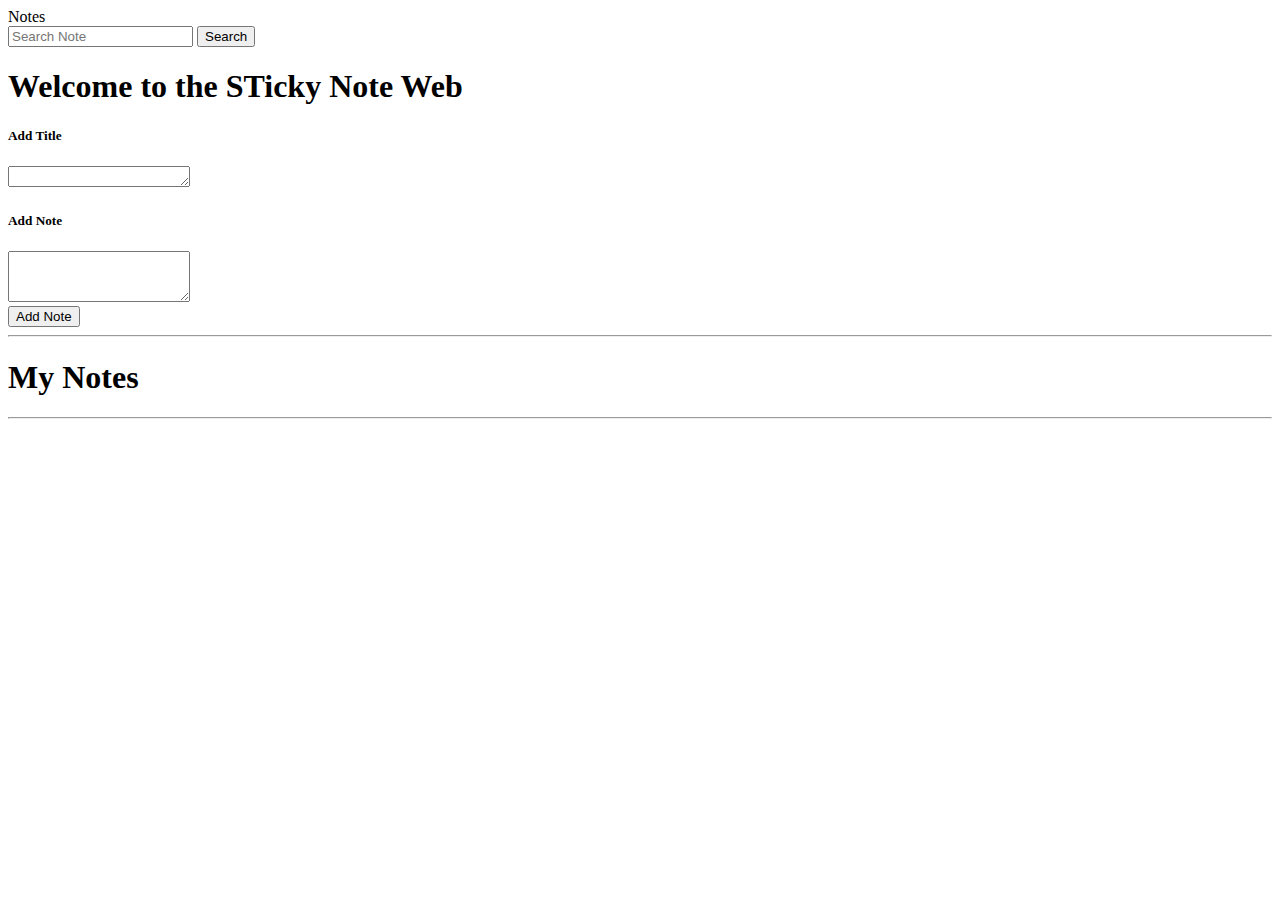
<file: Building a Notes/index.html>
<!DOCTYPE html>
<html lang="en">

<head>
    <meta charset="UTF-8">
    <meta http-equiv="X-UA-Compatible" content="IE=edge">
    <meta name="viewport" content="width=device-width, initial-scale=1.0">
    <title>Document</title>
    <link rel="stylesheet" href="./Assets/CSS/style.css">

    <link href="https://cdnjs.cloudflare.com/ajax/libs/font-awesome/5.13.0/css/all.min.css" rel="stylesheet">

    <link href="https://cdn.jsdelivr.net/npm/bootstrap@5.0.2/dist/css/bootstrap.min.css" rel="stylesheet"
        integrity="sha384-EVSTQN3/azprG1Anm3QDgpJLIm9Nao0Yz1ztcQTwFspd3yD65VohhpuuCOmLASjC" crossorigin="anonymous">
</head>

<body>


    <nav class="navbar navbar-dark bg-dark">
        <div class="container-fluid">
            <a class="navbar-brand">Notes</a>
            <form class="d-flex">
                <input class="form-control me-2" type="search" id="search" placeholder="Search Note" aria-label="Search">
                <button class="btn btn-outline-light" type="submit">Search</button>
            </form>
        </div>
    </nav>

    <div class="container my-3">
        <h1 class="text-center my-6">Welcome to the STicky Note Web</h1>
        <div class="card my-3" style="width: 100%;">
            <div class="card-body">
                <h5 class="card-title">Add Title</h5>
                <div class="mb-3">
                    <textarea class="form-control" id="addTitle" rows="1"></textarea>
                </div>

                <h5 class="card-title my-2">Add Note</h5>
                <div class="mb-3">
                    <textarea class="form-control" id="addText" rows="3"></textarea>
                </div>
                <button class="btn btn-primary " id="addBtn" onclick="addBtn()">Add Note</button>
            </div>
        </div>

        <hr>
        <h1>My Notes</h1>
        <hr>

        <div id="notes" class="row container-fluid">


        </div>
    </div>


    <script src="./Assets/JS/script.js"></script>

    <script src="https://cdn.jsdelivr.net/npm/bootstrap@5.0.2/dist/js/bootstrap.bundle.min.js"
        integrity="sha384-MrcW6ZMFYlzcLA8Nl+NtUVF0sA7MsXsP1UyJoMp4YLEuNSfAP+JcXn/tWtIaxVXM"
        crossorigin="anonymous"></script>

</body>

</html>
</file>
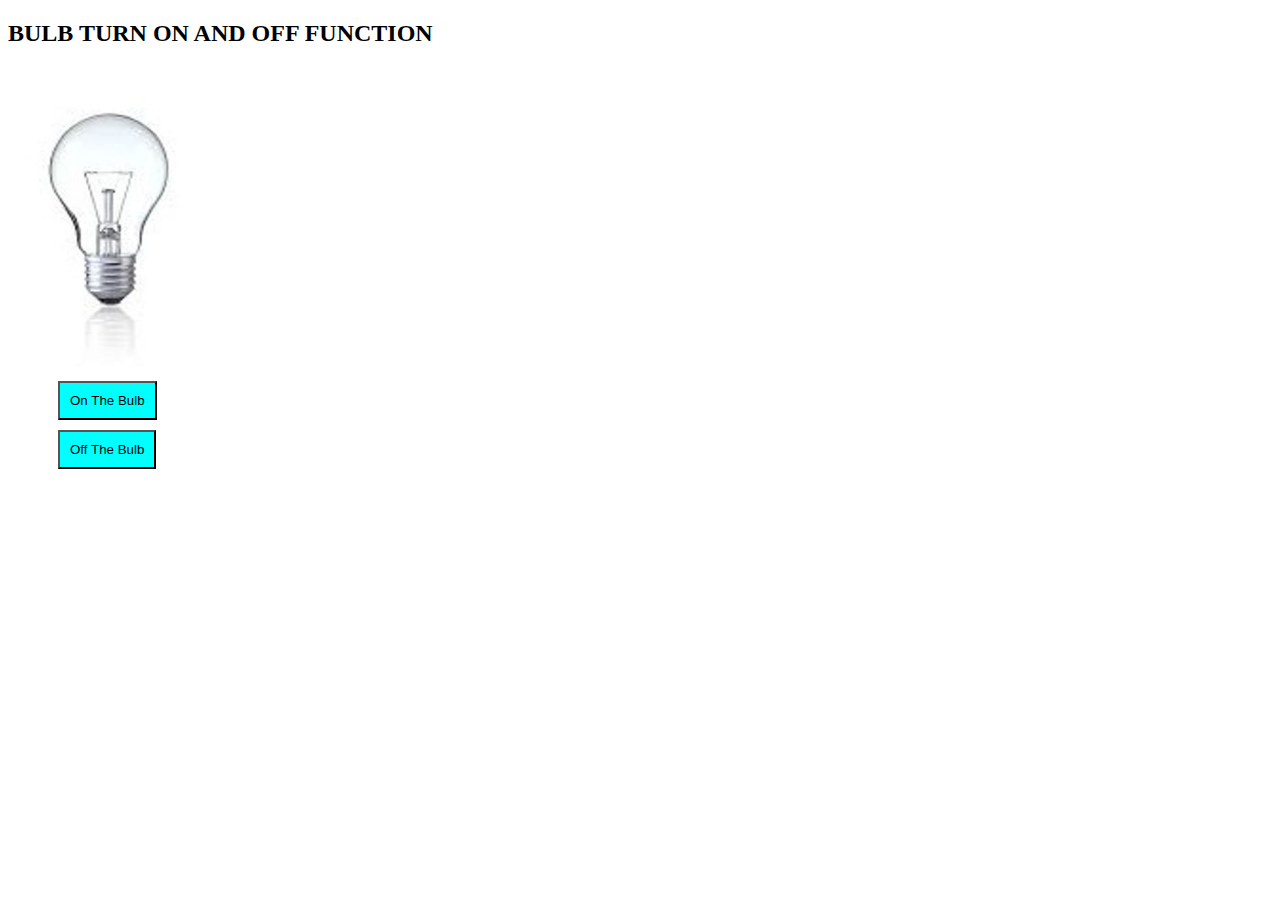
<file: BULB ON AND OFF/index.html>
<!DOCTYPE html>
<html lang="en">

<head>
    <meta charset="UTF-8">
    <meta http-equiv="X-UA-Compatible" content="IE=edge">
    <meta name="viewport" content="width=device-width, initial-scale=1.0">
    <link rel="stylesheet" type="text/css" href="./Assets/CSS/style.css">
    <title>JavaScript-1</title>
</head>

<body>
    <div class="head">
        <h2>BULB TURN ON AND OFF FUNCTION</h2>
        <img id="bulb" src="./Assets/Images/Turn-off.jpg" alt="BUlb-Image">
        <button onclick="document.getElementById('bulb').src='./Assets/Images/Turn-on.jpg'">On The Bulb</button>
        <button onclick="document.getElementById('bulb').src='./Assets/Images/Turn-off.jpg'">Off The Bulb</button>
    </div>

</body>

</html>
</file>
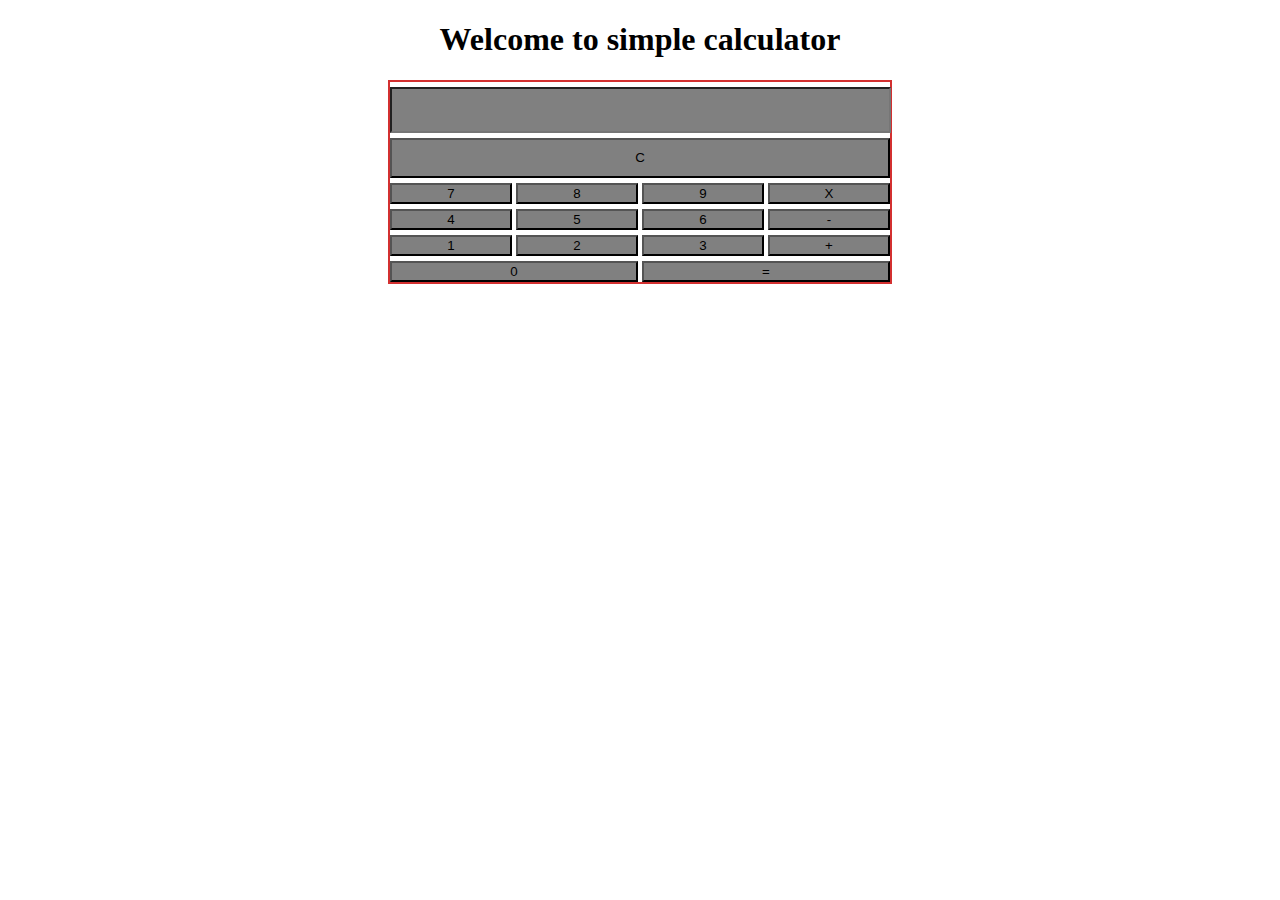
<file: Calculator/index.html>
<!DOCTYPE html>
<html lang="en">
<head>
    <meta charset="UTF-8">
    <meta name="viewport" content="width=device-width, initial-scale=1.0">
    <link rel="stylesheet" href="style.css">
    <title>CALCULATOR</title>
</head>
<body>
    <h1 style="text-align: center;">Welcome to simple calculator</h1>

    <!-- Calculator -->
    
    <div class="main">
        <div>
            <input id="result" class="result" type="text" >
        </div>
        <div>
            <button class="clearBT" onclick="clearResult()">C</button>
        </div>
        <div>
            <button class="BT" onclick="getNumber('7')">7</button>
            <button class="BT" onclick="getNumber('8')">8</button>
            <button class="BT" onclick="getNumber('9')">9</button>
            <button class="BT" onclick="getNumber('*')">X</button>
        </div>
        <div>
            <button class="BT" onclick="getNumber('4')">4</button>
            <button class="BT" onclick="getNumber('5')" >5</button>
            <button class="BT" onclick="getNumber('6')">6</button>
            <button class="BT" onclick="getNumber('-')">-</button>
        </div>
        <div>
            <button class="BT" onclick="getNumber('1')">1</button>
            <button class="BT" onclick="getNumber('2')">2</button>
            <button class="BT" onclick="getNumber('3')">3</button>
            <button class="BT" onclick="getNumber('+')">+</button>
        </div>

        <div>
            <button class="BTN" onclick="getNumber('0')">0</button>
            <button class="BTN" onclick="getResult()">=</button>
        </div>

    </div>

</body>
<script src="app.js"></script>
</html>
</file>
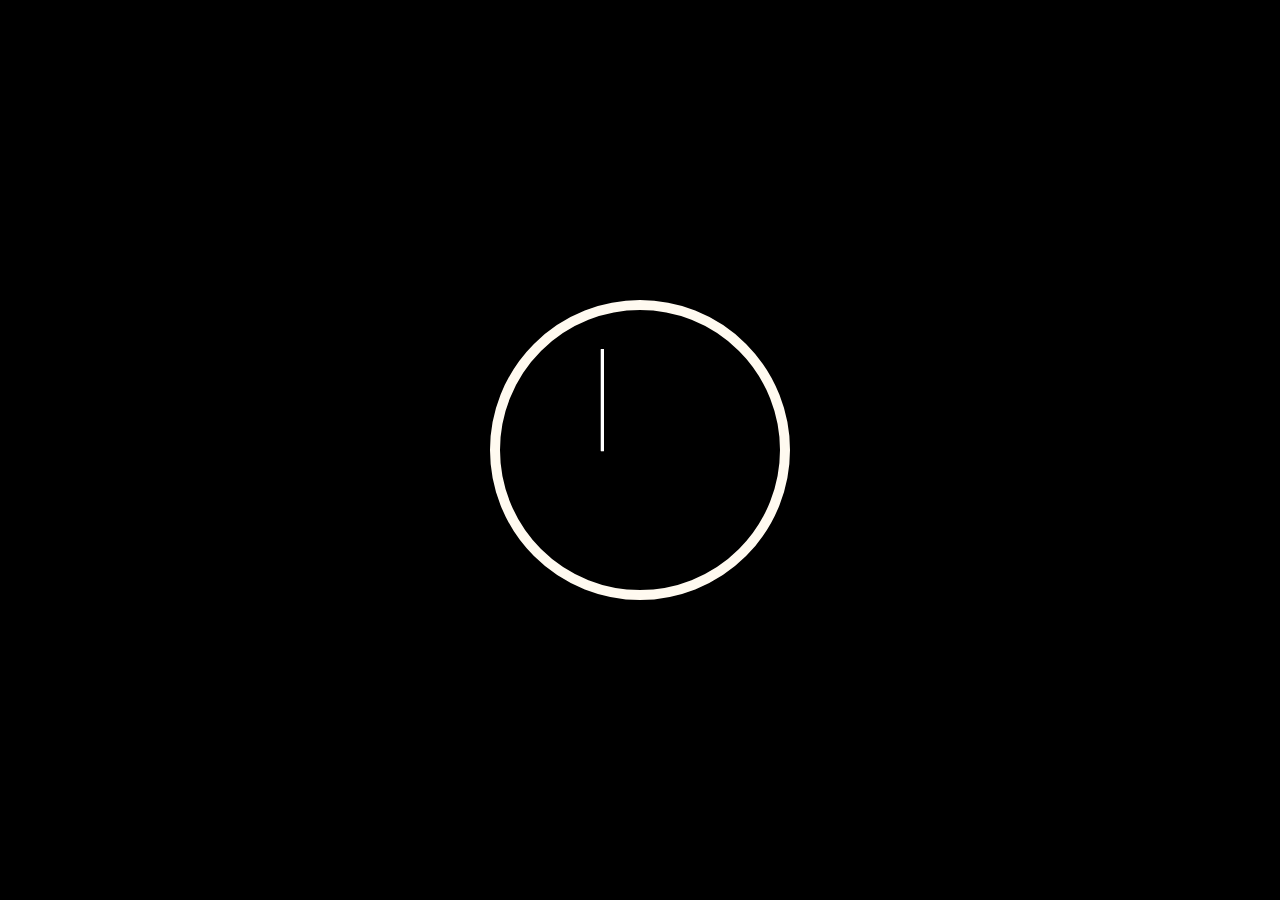
<file: Clock/Index.html>
<!DOCTYPE html>
<html lang="en">
<head>
    <meta charset="UTF-8">
    <meta http-equiv="X-UA-Compatible" content="IE=edge">
    <meta name="viewport" content="width=device-width, initial-scale=1.0">
    <title>Clock</title>
    <link rel="stylesheet" href="./Assets/CSS/style.css">
</head>
<body>
    
    
    <div class="clock">
        <div class="clock-face">
            <div class="hand hourhand" id="hourhand"></div>
            <div class="hand minhand" id="minhand"></div>
            <div class="hand sechand" id="sechand"></div>
        </div>
    </div>


    <script src="./Assets/JS/script.js"></script>
</body>
</html>
</file>
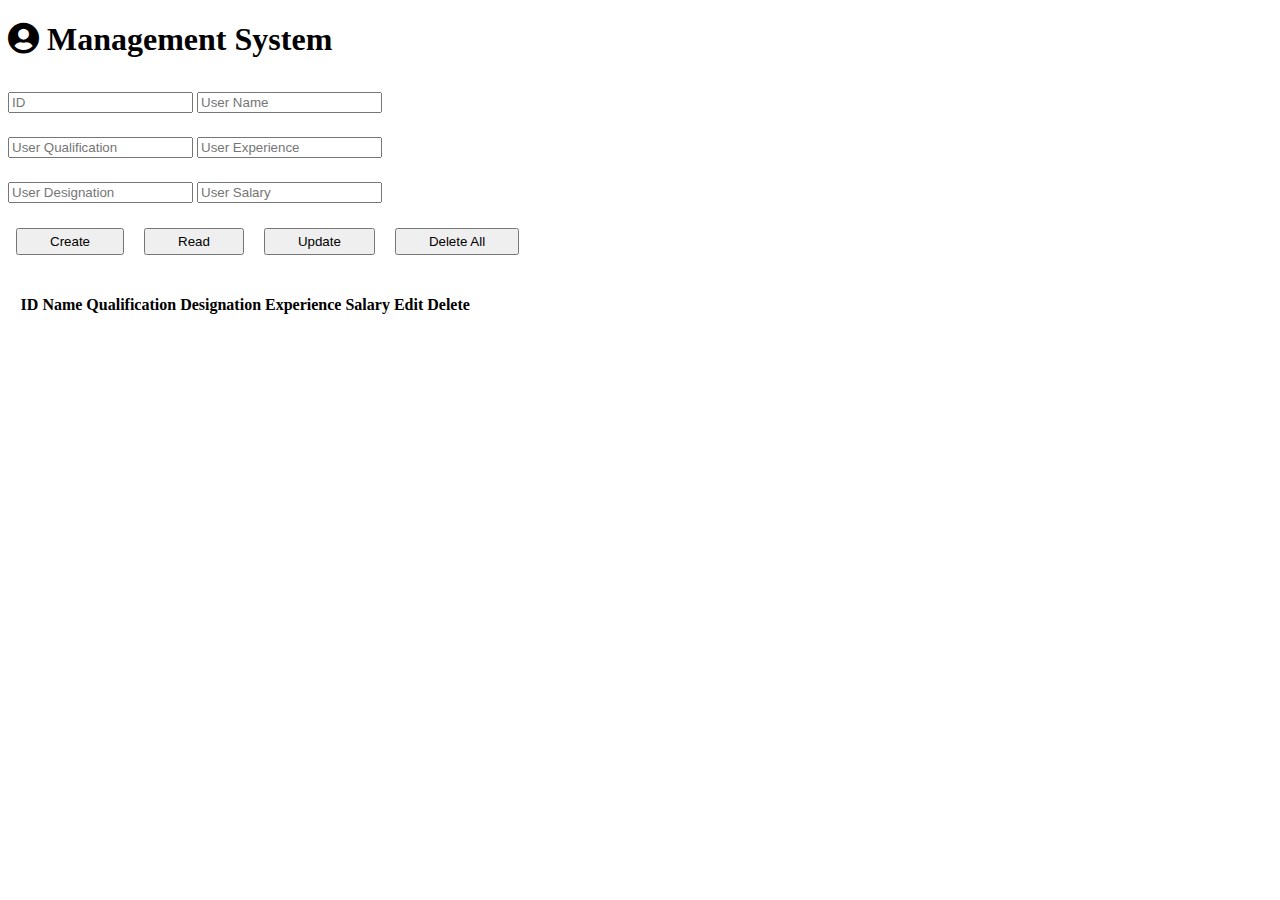
<file: CRUD Application/index.html>
<!DOCTYPE html>
<html lang="en">

<head>
  <meta charset="UTF-8">
  <meta http-equiv="X-UA-Compatible" content="IE=edge">
  <meta name="viewport" content="width=device-width, initial-scale=1.0">
  <title>CRUD Application</title>
  <link rel="stylesheet" href="./Assets/CSS/style.css">

  <link href="https://cdnjs.cloudflare.com/ajax/libs/font-awesome/5.13.0/css/all.min.css" rel="stylesheet">

  <link href="https://cdn.jsdelivr.net/npm/bootstrap@5.0.2/dist/css/bootstrap.min.css" rel="stylesheet"
    integrity="sha384-EVSTQN3/azprG1Anm3QDgpJLIm9Nao0Yz1ztcQTwFspd3yD65VohhpuuCOmLASjC" crossorigin="anonymous">
</head>

<body>

  <div class="container-fluid text-center ">
    <h1 class="bg-light text-info py-4"><i class="fas fa-user-circle"></i> Management System</h1>
  </div>

  <div class="d-flex justify-content-center">
    <form class=" w-50" id="user">
      <input type="text" class="form-control" id="user-id" placeholder="ID" readonly>
      <input type="text" class="form-control" id="user-name" placeholder="User Name">

      <div class="row">
                <div class="col">
                    <input type="text" class="form-control m-0" id="user-qualification" autocomplete="off"
                        placeholder="User Qualification">
                    <input type="text" class="form-control" id="user-Experience" autocomplete="off" placeholder="User Experience">

                </div>
                <div class="col">
                    <input type="text" class="form-control m-0" id="user-designation" autocomplete="off"
                        placeholder="User Designation">
                    <input type="text" class="form-control" id="user-salary" autocomplete="off"
                        placeholder="User Salary">

                </div>
            </div>
    </form>


  </div>


  <div class="d-flex justify-content-center">
    <button class="btn btn-success" id="btn-create" onclick="btnCreate()">Create</button>
    <button class="btn btn-primary" id="btn-read" onclick="btnRead()">Read</button>
    <button class="btn btn-warning" id="btn-update" onclick="btnUpdate()">Update</button>
    <button class="btn btn-danger" id="btn-delete-all" onclick="btnDeleteAll()">Delete All</button>

  </div>


  <div class="container d-flex">
    <table class="table">
      <thead class="thead">
        <tr>
          <th scope="col">ID</th>
          <th scope="col">Name</th>
          <th scope="col">Qualification</th>
          <th scope="col">Designation</th>
          <th scope="col">Experience</th>
          <th scope="col">Salary</th>
          <th scope="col">Edit</th>
          <th scope="col">Delete</th>


        </tr>
      </thead>
      <tbody class="tbody">
        <!-- <tr>
                <th scope="row">1</th>
                <td>Mark</td>
                <td>Otto</td>
                <td>@mdo</td>
                <td></td>
                <td></td>
                <td><i class="fas fa-user-edit btn-edit"></i></td>
                <td><i class="fas fa-user-minus btn-delete"></i></td>
              </tr>
              <tr>
                <th scope="row">2</th>
                <td>Jacob</td>
                <td>Thornton</td>
                <td>@fat</td>
                <td></td>
                <td></td>
                <td><i class="fas fa-user-edit"></i></td>
                <td><i class="fas fa-user-minus"></i></td>
              </tr>
              <tr>
                <th scope="row">3</th>
                <td colspan="2">Larry the Bird</td>
                <td>@twitter</td>
              </tr> -->
      </tbody>
    </table>
  </div>
  <script src="./Assets/JS/app.js"></script>
  <script src="https://cdn.jsdelivr.net/npm/bootstrap@5.0.2/dist/js/bootstrap.bundle.min.js"
    integrity="sha384-MrcW6ZMFYlzcLA8Nl+NtUVF0sA7MsXsP1UyJoMp4YLEuNSfAP+JcXn/tWtIaxVXM"
    crossorigin="anonymous"></script>
</body>

</html>
</file>
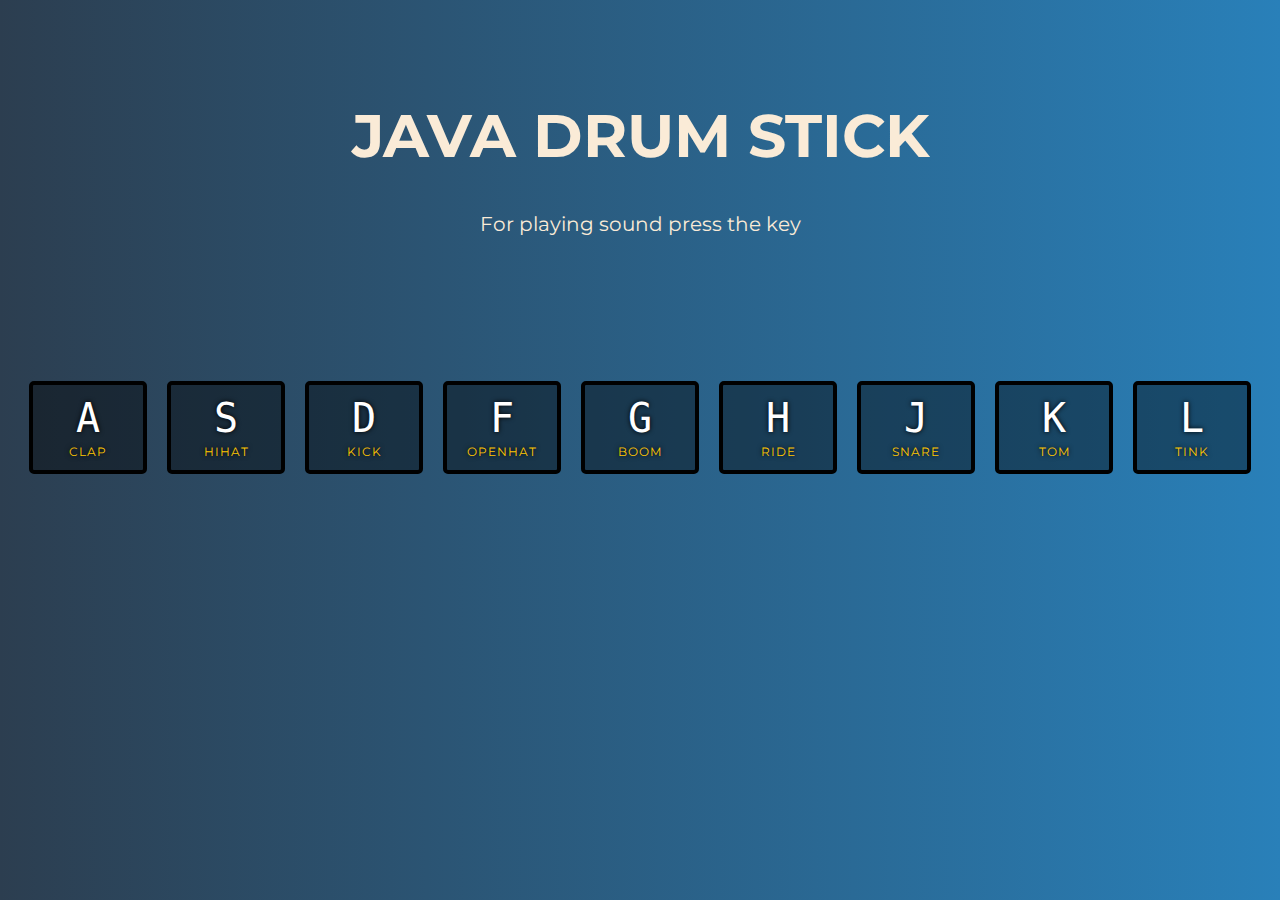
<file: DrumStick(20-aug-20)/index.html>
<!DOCTYPE html>
<html lang="en">

<head>
    <meta charset="UTF-8">
    <meta name="viewport" content="width=device-width, initial-scale=1.0">
    <title>DRUM STICK</title>
    <link rel="stylesheet" href="style.css">
</head>

<body>
    <div class="container">
        <header>
            <div>
                <h1>JAVA DRUM STICK</h1>
                <p>For playing sound press the key</p>
            </div>
        </header>
        <main>
            <div class="keys">
                <div  data-key="65" class="key">
                    <kbd>A</kbd>
                    <span class="sound">clap</span>
                </div>
                <div class="key" data-key= "83">
                    <kbd>S</kbd>
                    <span class="sound">hihat</span>
                </div>
                <div class="key" data-key= "68">
                    <kbd>D</kbd>
                    <span class="sound">kick</span>
                </div>
                <div class="key" data-key= "70">
                    <kbd>F</kbd>
                    <span class="sound">openhat</span>
                </div>
                <div class="key" data-key= "71">
                    <kbd>G</kbd>
                    <span class="sound">boom</span>
                </div>
                <div class="key" data-key= "72">
                    <kbd>H</kbd>
                    <span class="sound">ride</span>
                </div>
                <div class="key" data-key= "74">
                    <kbd>J</kbd>
                    <span class="sound">snare</span>
                </div>
                <div class="key" data-key= "75">
                    <kbd>K</kbd>
                    <span class="sound">tom</span>
                </div>
                <div class="key" data-key= "76">
                    <kbd>L</kbd>
                    <span class="sound">tink</span>
                </div>

            </div>
            <audio data-key="65" src="sounds/clap.wav"></audio>
            <audio data-key="83" src="sounds/closedhat.wav"></audio>
            <audio data-key="68" src="sounds/kick.wav"></audio>
            <audio data-key="70" src="sounds/openhat.wav"></audio>
            <audio data-key="71" src="sounds/boom.wav"></audio>
            <audio data-key="72" src="sounds/ride.wav"></audio>
            <audio data-key="74" src="sounds/snare.wav"></audio>
            <audio data-key="75" src="sounds/tom.wav"></audio>
            <audio data-key="76" src="sounds/tinkbell.wav"></audio>
        </main>
        
    </div>
<script>
    
    function playSound(e) {
        const audio = document.querySelector(`audio[data-key="${e.keyCode}"]`);
        const key = document.querySelector(`.key[data-key="${e.keyCode}"]`);
        if(!audio) return;
        audio.currentTime = 0;
        audio.play();
        key.classList.add("playing");
    }
    function removeTranistion(e) {
        if(e.propertyName !== "transform") return;
        this.classList.remove("playing")
    }
    const keys = document.querySelectorAll(".key");
    keys.forEach(key => key.addEventListener('transitionend' , removeTranistion))

    window.addEventListener("keydown" , playSound)
</script>
</body>

</html>
</file>
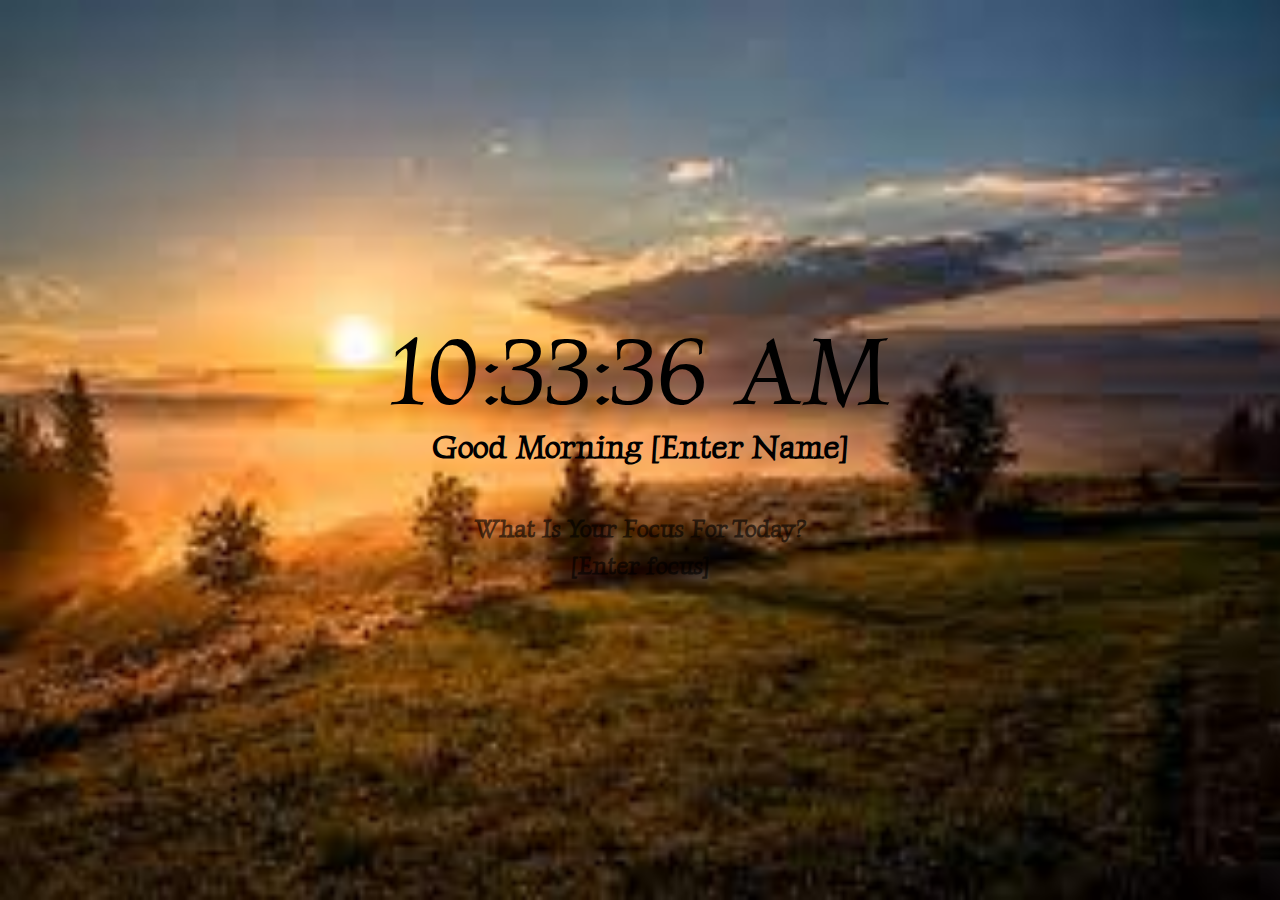
<file: Dynamic Page Landing/index.html>
<!DOCTYPE html>
<html lang="en">

<head>
    <meta charset="UTF-8">
    <meta http-equiv="X-UA-Compatible" content="IE=edge">
    <meta name="viewport" content="width=device-width, initial-scale=1.0">
    <link rel="preconnect" href="https://fonts.googleapis.com">
    <link rel="preconnect" href="https://fonts.gstatic.com" crossorigin>
    <link href="https://fonts.googleapis.com/css2?family=Luxurious+Roman&display=swap" rel="stylesheet">
    <title>Dynamic Page LAnding</title>
    <link rel="stylesheet" href="./Assets/CSS/style.css">

    <script>
        window.onload = window.localStorage.clear();
    </script>
    
</head>

<body>

    
    <p id="time"> 10:45:00 AM</p>

    <h1>
        <span id="greet">Good Afternoon</span>
        <span id="name" contenteditable="true"></span>
    </h1>

    <h2>What Is Your Focus For Today?</h2>
    <h2 id="focus" contenteditable="true"></h2>

    <script src="./Assets/JS/script.js"></script>
</body>

</html>
</file>
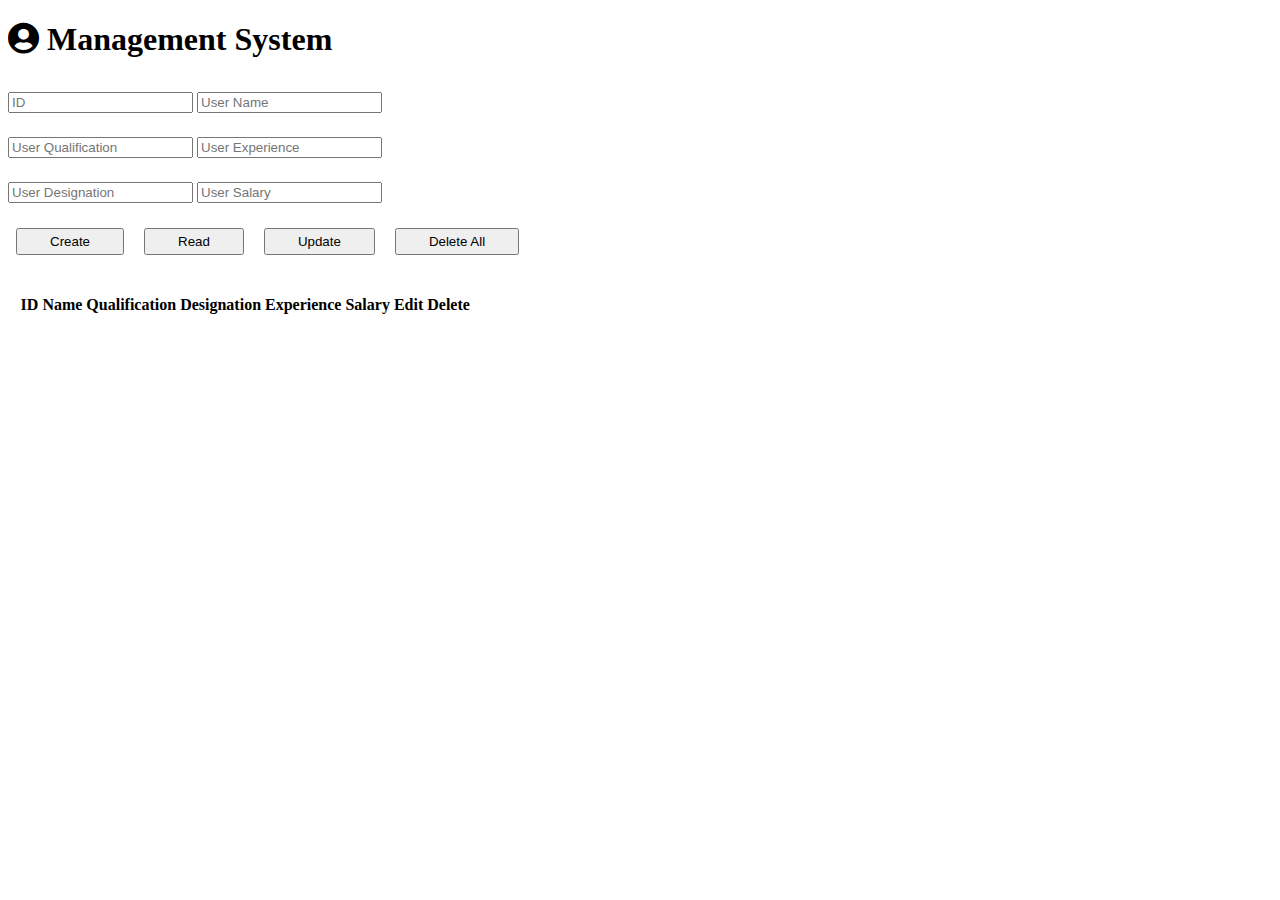
<file: OBJects/index.html>
<!DOCTYPE html>
<html lang="en">

<head>
  <meta charset="UTF-8">
  <meta http-equiv="X-UA-Compatible" content="IE=edge">
  <meta name="viewport" content="width=device-width, initial-scale=1.0">
  <title>CRUD Application</title>
  <link rel="stylesheet" href="style.css">

  <link href="https://cdnjs.cloudflare.com/ajax/libs/font-awesome/5.13.0/css/all.min.css" rel="stylesheet">

  <link href="https://cdn.jsdelivr.net/npm/bootstrap@5.0.2/dist/css/bootstrap.min.css" rel="stylesheet"
    integrity="sha384-EVSTQN3/azprG1Anm3QDgpJLIm9Nao0Yz1ztcQTwFspd3yD65VohhpuuCOmLASjC" crossorigin="anonymous">
</head>

<body>

  <div class="container-fluid text-center ">
    <h1 class="bg-light text-info py-4"><i class="fas fa-user-circle"></i> Management System</h1>
  </div>

  <div class="d-flex justify-content-center">
    <form class=" w-50" id="user">
      <input type="text" class="form-control" id="user-id" placeholder="ID" readonly>
      <input type="text" class="form-control" id="user-name" placeholder="User Name">

      <div class="row">
                <div class="col">
                    <input type="text" class="form-control m-0" id="user-qualification" autocomplete="off"
                        placeholder="User Qualification">
                    <input type="text" class="form-control" id="user-Experience" autocomplete="off" placeholder="User Experience">

                </div>
                <div class="col">
                    <input type="text" class="form-control m-0" id="user-designation" autocomplete="off"
                        placeholder="User Designation">
                    <input type="text" class="form-control" id="user-salary" autocomplete="off"
                        placeholder="User Salary">

                </div>
            </div>
    </form>


  </div>


  <div class="d-flex justify-content-center">
    <button class="btn btn-success" id="btn-create" onclick="btnCreate()">Create</button>
    <button class="btn btn-primary" id="btn-read" onclick="btnRead()">Read</button>
    <button class="btn btn-warning" id="btn-update" onclick="btnUpdate()">Update</button>
    <button class="btn btn-danger" id="btn-delete-all" onclick="btnDeleteAll()">Delete All</button>

  </div>


  <div class="container d-flex">
    <table class="table">
      <thead class="thead">
        <tr>
          <th scope="col">ID</th>
          <th scope="col">Name</th>
          <th scope="col">Qualification</th>
          <th scope="col">Designation</th>
          <th scope="col">Experience</th>
          <th scope="col">Salary</th>
          <th scope="col">Edit</th>
          <th scope="col">Delete</th>


        </tr>
      </thead>
      <tbody class="tbody">
        <!-- <tr>
                <th scope="row">1</th>
                <td>Mark</td>
                <td>Otto</td>
                <td>@mdo</td>
                <td></td>
                <td></td>
                <td><i class="fas fa-user-edit btn-edit"></i></td>
                <td><i class="fas fa-user-minus btn-delete"></i></td>
              </tr>
              <tr>
                <th scope="row">2</th>
                <td>Jacob</td>
                <td>Thornton</td>
                <td>@fat</td>
                <td></td>
                <td></td>
                <td><i class="fas fa-user-edit"></i></td>
                <td><i class="fas fa-user-minus"></i></td>
              </tr>
              <tr>
                <th scope="row">3</th>
                <td colspan="2">Larry the Bird</td>
                <td>@twitter</td>
              </tr> -->
      </tbody>
    </table>
  </div>
  <script src="app.js"></script>
  <script src="https://cdn.jsdelivr.net/npm/bootstrap@5.0.2/dist/js/bootstrap.bundle.min.js"
    integrity="sha384-MrcW6ZMFYlzcLA8Nl+NtUVF0sA7MsXsP1UyJoMp4YLEuNSfAP+JcXn/tWtIaxVXM"
    crossorigin="anonymous"></script>
</body>

</html>
</file>
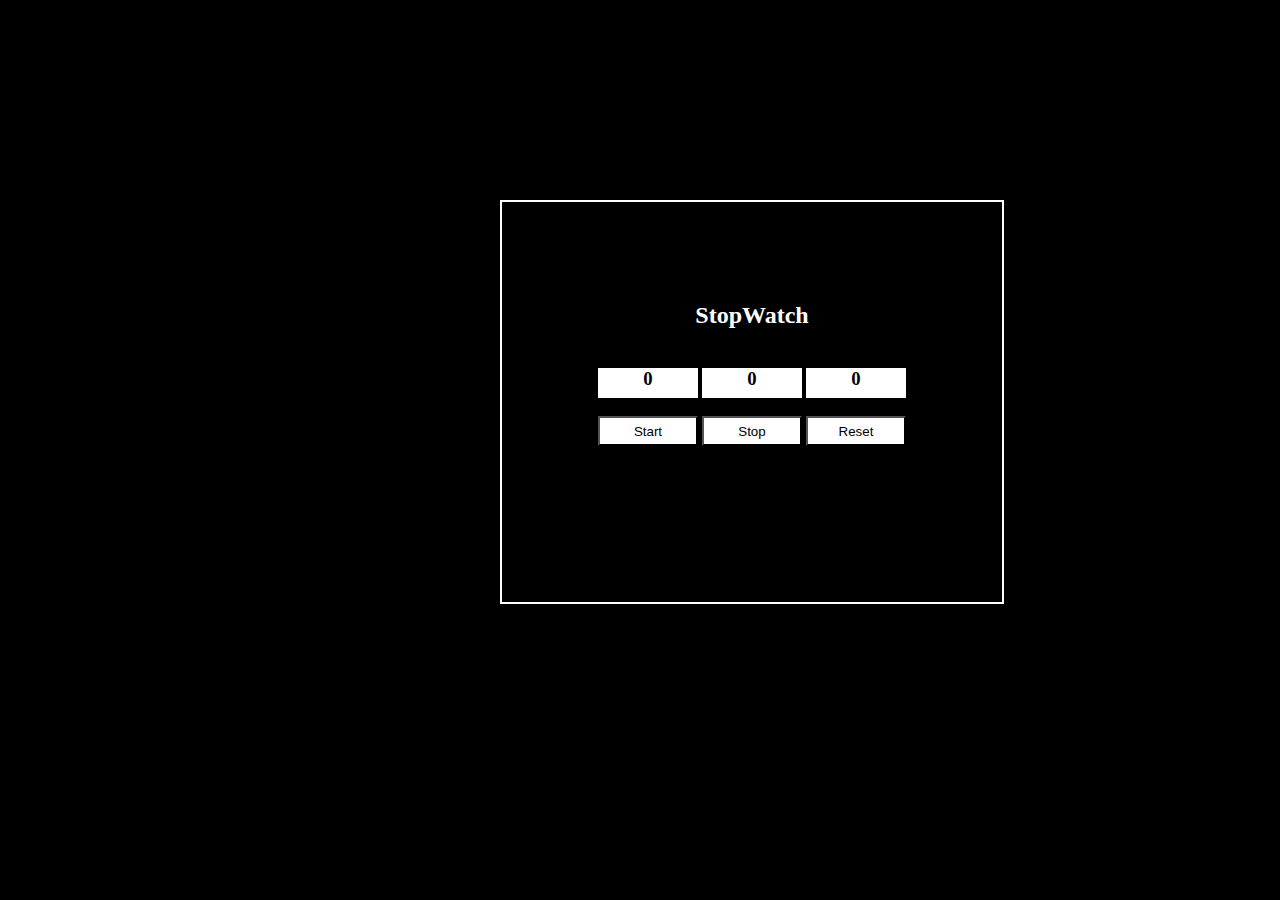
<file: Stopwatch/Index.html>
<!DOCTYPE html>
<html lang="en">

<head>
    <meta charset="UTF-8">
    <meta http-equiv="X-UA-Compatible" content="IE=edge">
    <meta name="viewport" content="width=device-width, initial-scale=1.0">
    <link rel="stylesheet" href="./Assets/CSS/style.css">
    <title>Document</title>
</head>

<body>
    <h2>StopWatch</h2>

    <h3 id="min">0</h3>
    <h3 id="sec">0</h3>
    <h3 id="msec">0</h3>
    
    <div>
        <button id="btn" onclick="start()">Start</button>
        <button onclick="stop()">Stop</button>
        <button onclick="reset()">Reset</button>

    </div>
    <script src="./Assets/JS/script.js"></script>
</body>

</html>
</file>
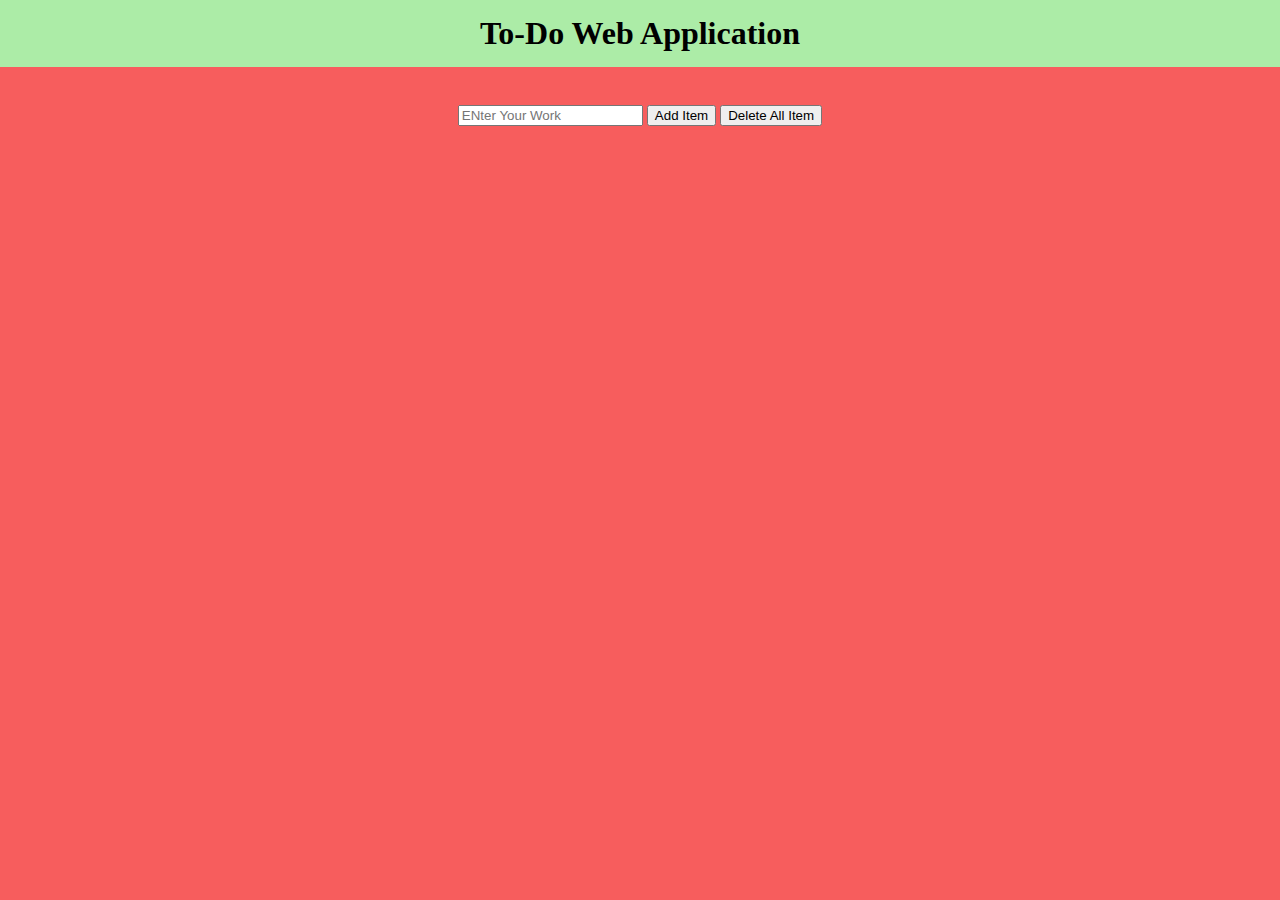
<file: TO-DO Application/index.html>
<!DOCTYPE html>
<html lang="en">
<head>
    <meta charset="UTF-8">
    <meta http-equiv="X-UA-Compatible" content="IE=edge">
    <meta name="viewport" content="width=device-width, initial-scale=1.0">
    <title>To-Do Application</title>
    <link rel="stylesheet" href="./Assets/css/style.css">
</head>
<body>

    <h1>To-Do Web Application</h1>
    <div class="main">
        <input type="text" placeholder="ENter Your Work" id="Item" >
        <button onclick="addItem()">Add Item</button>
        <button onclick="dltAll()">Delete All Item</button>

    </div>
    <div>
        <ul class="list" id="list"> 

        </ul>
    </div>



    <script src="./Assets/JS/script.js"></script>
</body>
</html>
</file>
<file: Building a Notes/Assets/CSS/style.css>
#text{
    border: none;
    resize: none;
    outline: none;
    background: transparent;
}
.updateText{
    border: none;
    resize: none;
}
</file>
<file: BULB ON AND OFF/Assets/CSS/style.css>
.head {
  width: 500px;
  height: 600px;
}

.head img {
  width: 200px;
  height: 300px;
}

.head button {
  display: block;
  padding: 10px;
  margin: 10px 50px;
  background-color: aqua;
}
/*# sourceMappingURL=style.css.map */
</file>
<file: Calculator/style.css>
.main{
    border: 2px solid rgb(211, 48, 48);
    width:  500px;
    height: 200px;
    margin: 0 auto;
}

.result {
    width: 98.5%;
    background-color: grey;
    color: #ffffff;
    margin-top: 5px;
    height: 40px;
}

.clearBT{
    width: 100%;
    margin-top: 5px;
    color: black;
    background-color: grey;
    height: 40px;
}

.BT{
    margin-top: 5px;
    background-color: grey;
    width: 122px;
}

.BTN{
    margin-top: 5px;
    width: 248px;
    background-color: grey;
}
</file>
<file: Clock/Assets/CSS/style.css>
*
{
    box-sizing: border-box;
    margin: 0;
    padding: 0;

}

body{
    background-color: black;
    display: flex;
    flex-direction: column;
    align-items: center;
    justify-content: center;
    text-align: center;
    height: 100vh;

}

.clock{
    height: 300px;
    width: 300px;
    border-radius: 50%;
    background-color: black;
    border: 10px solid floralwhite;

}

.hand{
    width: 8%;
    height: 3px;
    background-color: white;
    position: absolute;
    top: 50%;
    transform-origin: 100%;
    transform: rotate(90deg);
    transition: all 0.05s;
    transition-timing-function: cubic-bezier(0.1, 2.7, 0.32, 1.32);
}
</file>
<file: CRUD Application/Assets/CSS/style.css>
.d-flex input{
    margin: .9em 0em;
}

.d-flex button{
    margin: 1em .6em;
    padding: .3em 2.4em;
}

.container table{
    margin: 1.5em .6em;
}


.btn-edit{
    color: green;
    cursor: pointer;
}

.btn-delete{
    color: tomato;
    cursor: pointer;
}

.thead th{
    text-align: center;
}

.tbody td{
    text-align: center;
}
</file>
<file: DrumStick(20-aug-20)/style.css>
@import url('https://fonts.googleapis.com/css?family=Montserrat&display=swap');

html {
  font-size: 10px;
  background: #2980b9; /* fallback for old browsers */
  background: -webkit-linear-gradient(to right, #2c3e50, #2980b9); /* Chrome 10-25, Safari 5.1-6 */
  background: linear-gradient(
    to right,
    #2c3e50,
    #2980b9
  ); /* W3C, IE 10+/ Edge, Firefox 16+, Chrome 26+, Opera 12+, Safari 7+ */
}

body,
html {
  margin: 0;
  padding: 0;
  font-family: 'Montserrat', sans-serif;
  height: 100%;
}

.container {
  display: grid;
  grid-template-areas:
    'header'
    'content'
    'footer';
  grid-template-rows: 35% auto 40%;
  grid-gap: 10px;
  width: 100%;
  height: 100%;
}
.container > * {
  display: flex;
  justify-content: center;
  align-items: center;
}
header {
  grid-area: header;
}
main {
  grid-area: content;
}
footer {
  grid-area: footer;
}
header h1 {
  color: antiquewhite;
  font-size: 6em;
  text-transform: uppercase;
  text-align: center;
}
header p {
  color: antiquewhite;
  font-size: 2em;
  text-align: center;
}

.keys {
  display: flex;
  flex: 1;
  align-items: center;
  justify-content: center;
}

.key {
  border: 4px solid black;
  border-radius: 5px;
  margin: 1rem;
  font-size: 1.5rem;
  padding: 1rem 0.5rem;
  transition: all 0.07s;
  width: 100px;
  text-align: center;
  color: white;
  background: rgba(0, 0, 0, 0.4);
  text-shadow: 0 0 5px black;
}

.playing {
  transform: scale(1.1);
  border-color: #ffc600;
  box-shadow: 0 0 10px #ffc600;
}

kbd {
  display: block;
  font-size: 40px;
}

.sound {
  font-size: 1.2rem;
  text-transform: uppercase;
  letter-spacing: 1px;
  color: #ffc600;
}

input[type='button'] {
  position: absolute;
  margin-left: -50px;
  left: 45%;
  bottom: 20%;
  border: 4px solid black;
  border-radius: 5px;
  margin: 1rem;
  font-size: 2.5rem;
  padding: 1rem 1.5rem;
  transition: all 0.07s;
  text-align: center;
  color: white;
  background: rgba(0, 0, 0, 0.4);
  text-shadow: 0 0 5px black;
}
</file>
<file: Dynamic Page Landing/Assets/CSS/style.css>
* {
    box-sizing: border-box;
    margin: 0;
    padding: 0;
}

body {
    font-family: 'Luxurious Roman', cursive;
    display: flex;
    flex-direction: column;
    align-items: center;
    justify-content: center;
    text-align: center;
    height: 100vh;
    color: black;
}

#time{
    font-size: 6rem;
}

h1 {
    margin-bottom: 3rem;
}

h2{
    margin-bottom: 0.5rem;
    opacity: 0.6;
}

@media (max-width : 700px) {
    #time{
        font-size: 4rem;
    }
    
}
</file>
<file: OBJects/style.css>
.d-flex input{
    margin: .9em 0em;
}

.d-flex button{
    margin: 1em .6em;
    padding: .3em 2.4em;
}

.container table{
    margin: 1.5em .6em;
}


.btn-edit{
    color: green;
    cursor: pointer;
}

.btn-delete{
    color: tomato;
    cursor: pointer;
}

.thead th{
    text-align: center;
}

.tbody td{
    text-align: center;
}
</file>
<file: Stopwatch/Assets/CSS/style.css>
body{
    margin: 200px 500px;
    border: 2px solid white;
    text-align: center;
    width: 500px;
    height: 400px;
    background-color: black;
}

h3{
    color: black;
    display: inline-block;
    width: 100px;
    height: 30px;
    background-color: white;
}

h2{
    color: white;
    margin-top: 100px;
}

button{
    color: black;
    display: inline-block;
    width: 100px;
    height: 30px;
    background-color: white;
}
</file>
<file: TO-DO Application/Assets/css/style.css>
body {
    text-align: center;
    margin: 0;
    padding: 0;
    background-color: rgb(247, 93, 93);
  
}
h1{
    margin: 0;
    padding: 15px;
    background-color: rgb(172, 236, 167);
}

.main{
    margin:  1.5% 0 ;
    padding: 1.5%;
}
.list{
    list-style: none;
}


.new{
    padding: 0;
    border: 0;
    background-color: transparent;
}
</file>
